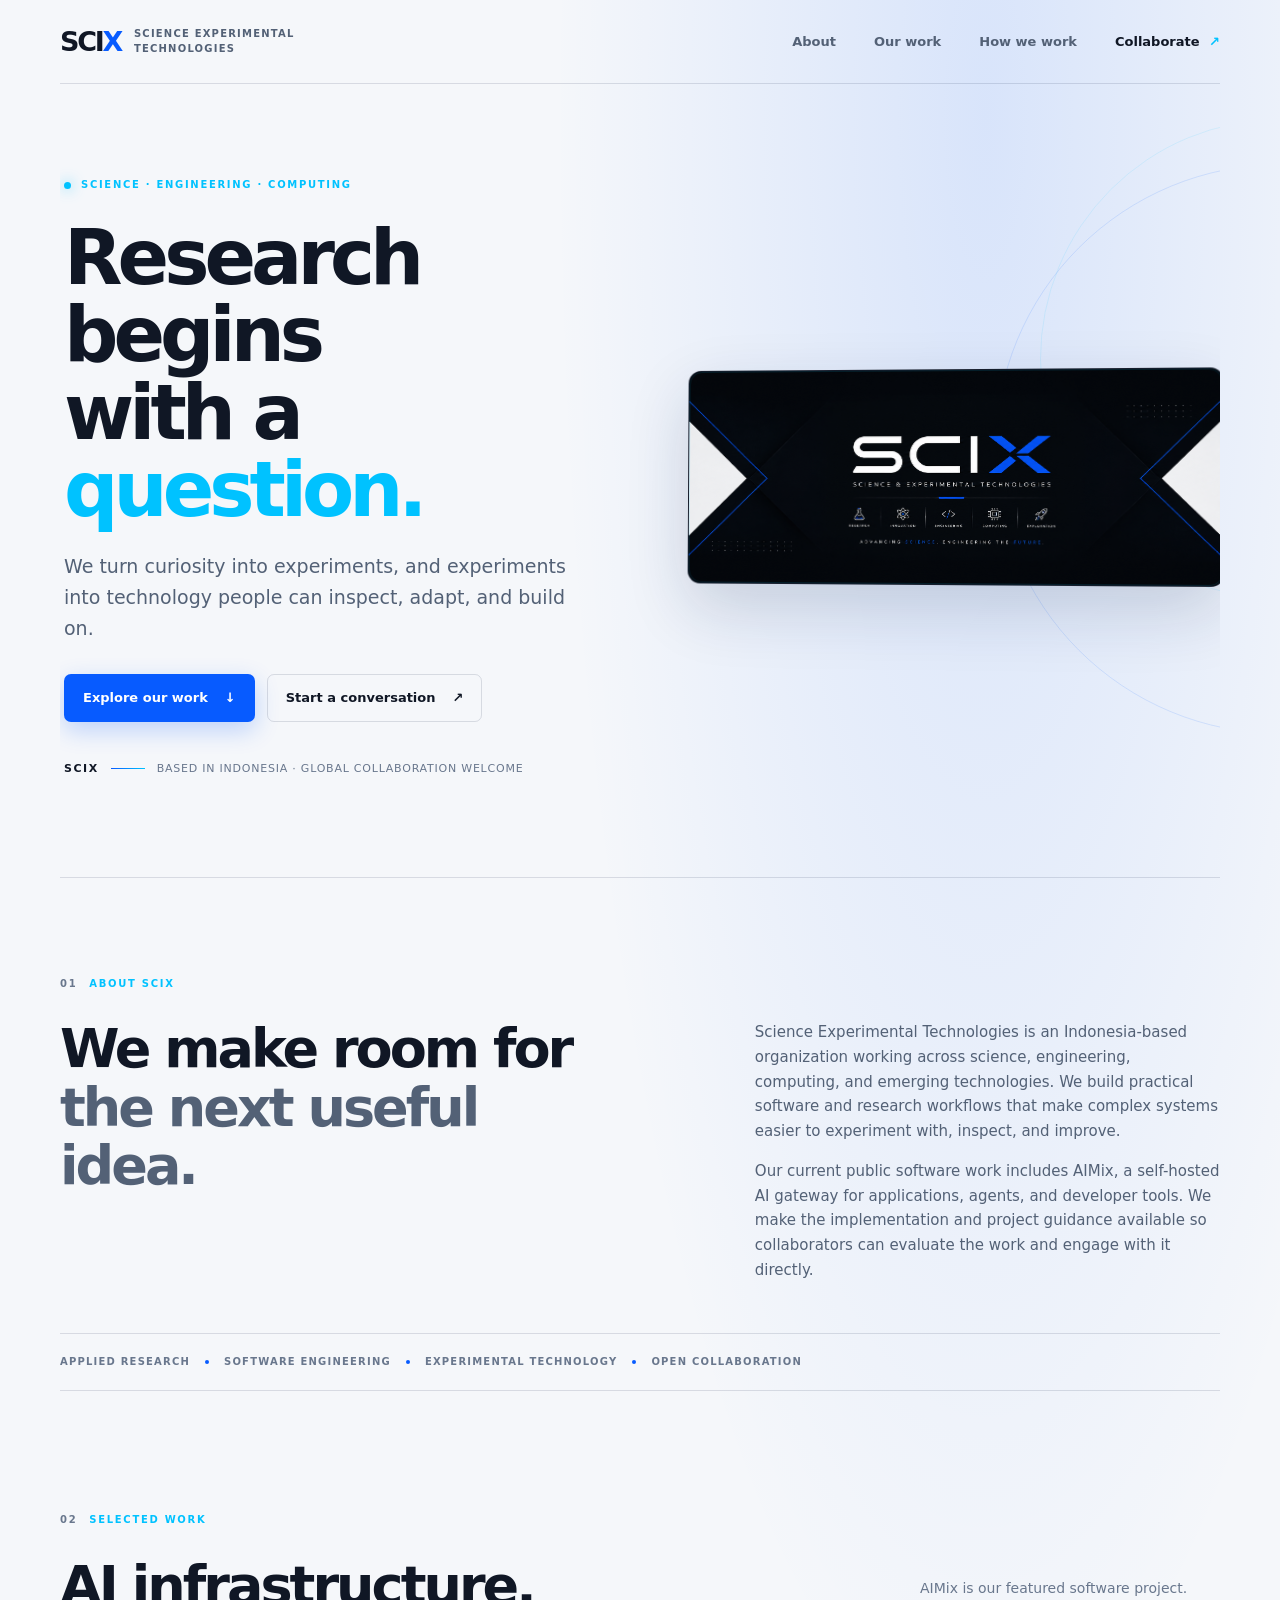
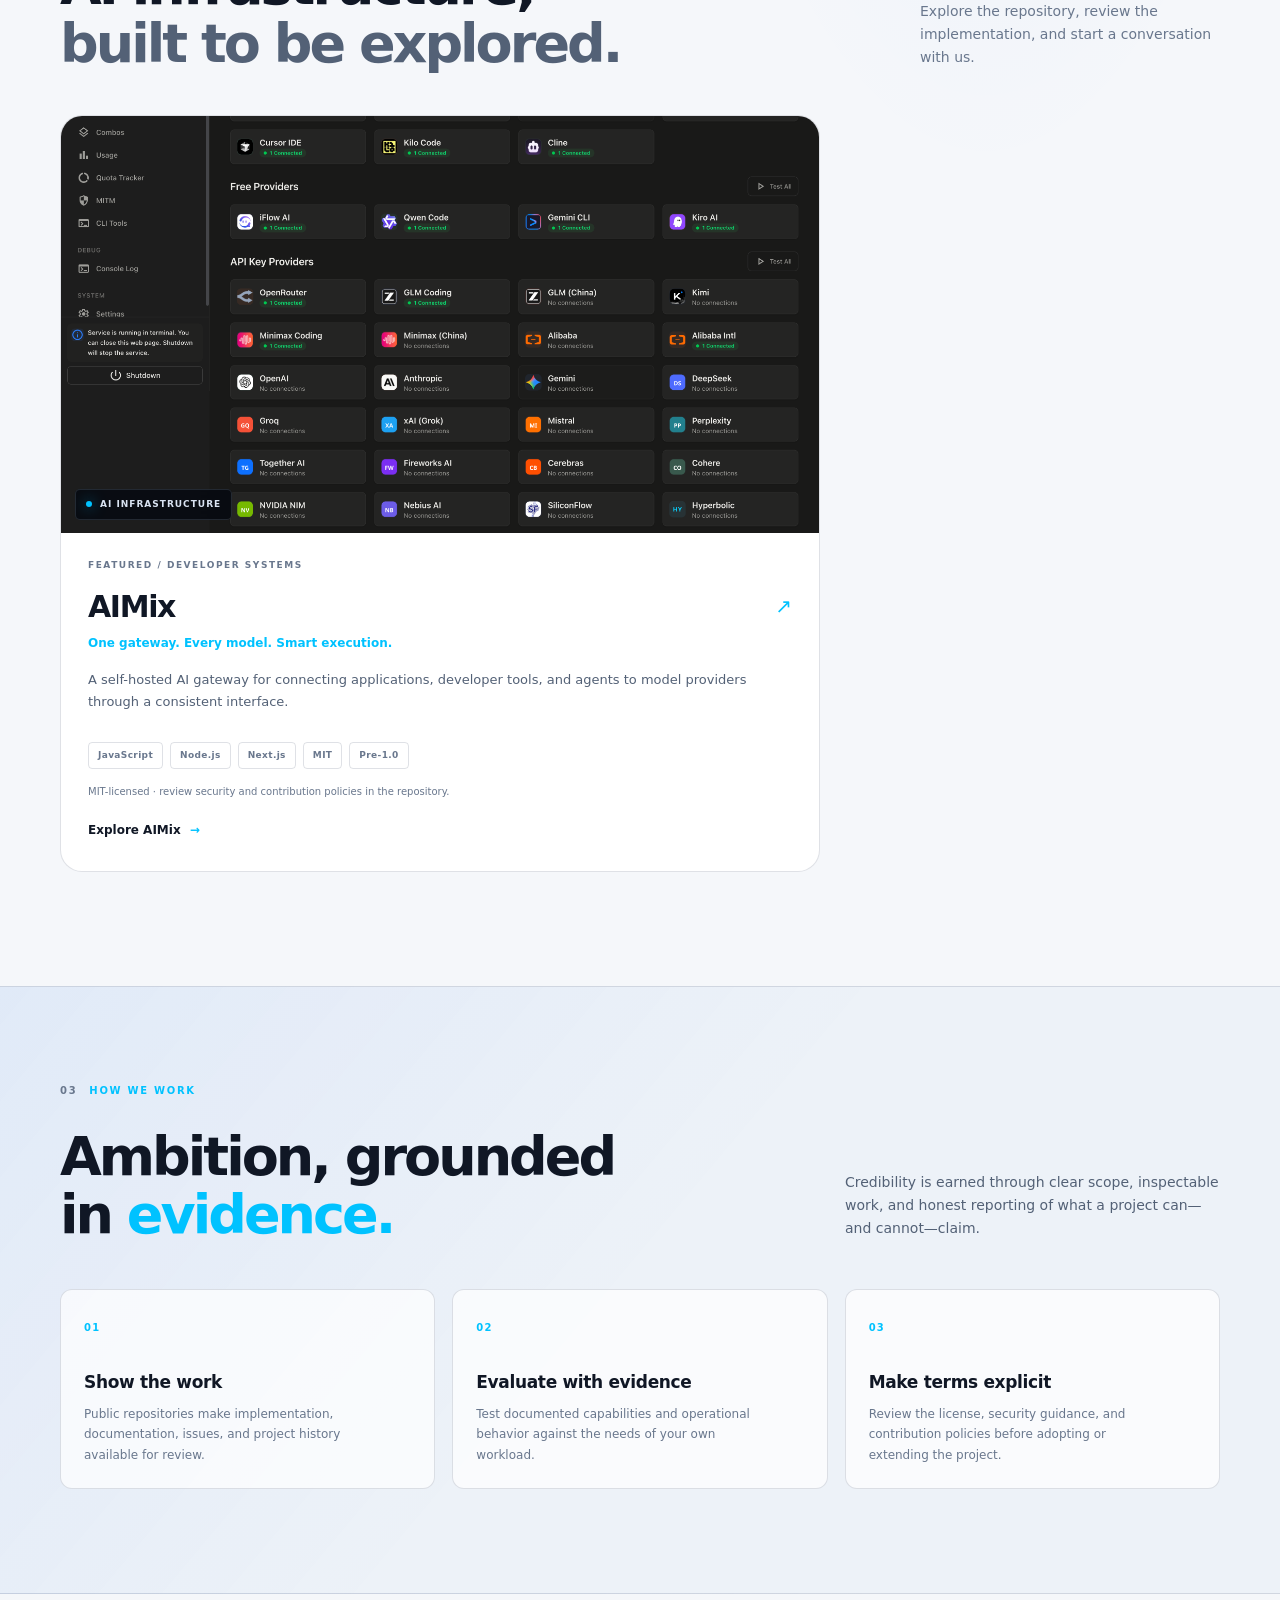
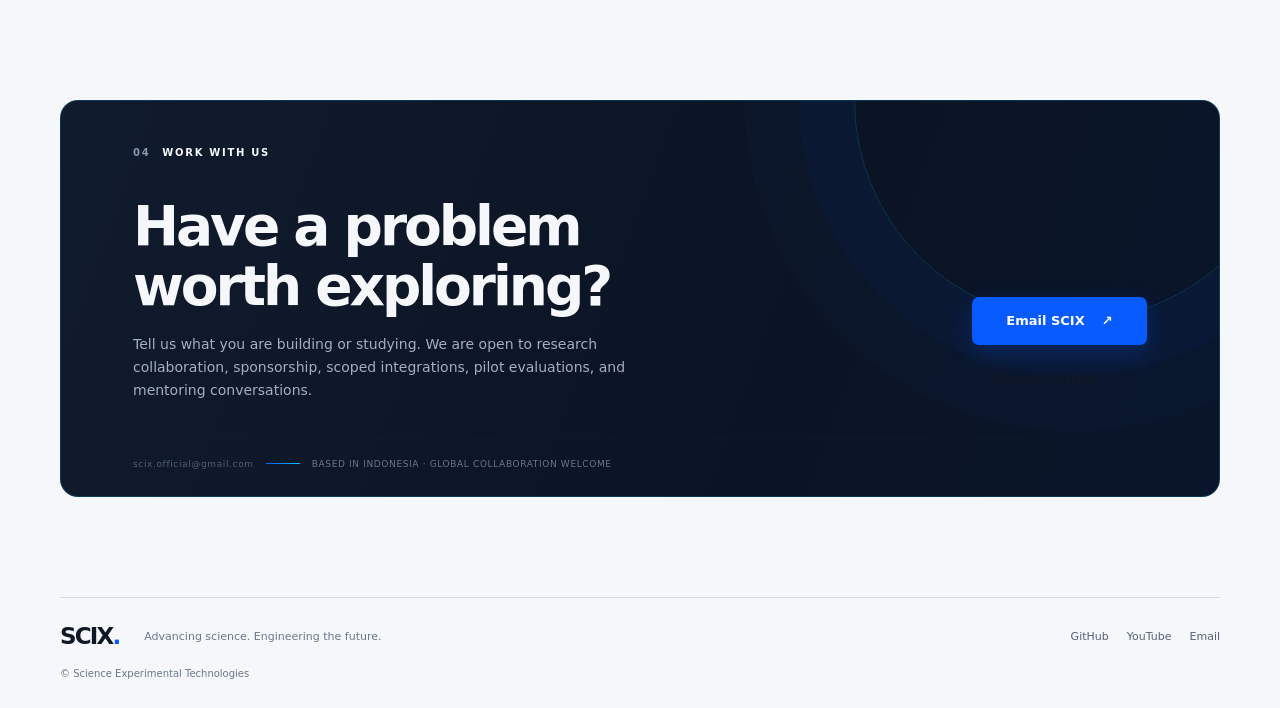
<file: site/index.html>
<!doctype html>
<html lang="en">
  <head>
    <meta charset="utf-8">
    <meta name="viewport" content="width=device-width, initial-scale=1">
    <meta name="theme-color" content="#080d18">
    <meta name="description" content="Science Experimental Technologies advances science, engineering, computing, and emerging technologies through research, experimentation, and open innovation.">
    <meta property="og:type" content="website">
    <meta property="og:title" content="Science Experimental Technologies — SCIX">
    <meta property="og:description" content="Research questions. Experimental technology. Engineering built to be explored.">
    <title>Science Experimental Technologies — SCIX</title>
    <link rel="icon" type="image/svg+xml" href="./assets/favicon.svg">
    <link rel="stylesheet" href="./styles.css">
  </head>
  <body>
    <a class="skip-link" href="#main">Skip to content</a>

    <header class="site-header">
      <a class="brand" href="#top" aria-label="Science Experimental Technologies home">
        <span class="brand-mark" aria-hidden="true">SCI<span>X</span></span>
        <span class="brand-name">Science Experimental<br>Technologies</span>
      </a>
      <nav class="main-nav" aria-label="Main navigation">
        <a href="#about">About</a>
        <a href="#work">Our work</a>
        <a href="#principles">How we work</a>
        <a class="nav-contact" href="#contact">Collaborate <span aria-hidden="true">↗</span></a>
      </nav>
    </header>

    <main id="main">
      <section class="hero" id="top" aria-labelledby="hero-title">
        <picture class="hero-art">
          <source media="(prefers-color-scheme: dark)" srcset="./assets/scix-banner-wide.png">
          <source media="(prefers-color-scheme: light)" srcset="./assets/scix-banner-centered.png">
          <img src="./assets/scix-banner-wide.png" alt="SCIX — Science & Experimental Technologies. Advancing science. Engineering the future." width="1983" height="793" fetchpriority="high">
        </picture>
        <div class="hero-copy">
          <p class="eyebrow"><span class="eyebrow-dot"></span> Science · Engineering · Computing</p>
          <h1 id="hero-title">Research begins<br>with a <span>question.</span></h1>
          <p class="hero-lede">We turn curiosity into experiments, and experiments into technology people can inspect, adapt, and build on.</p>
          <div class="hero-actions">
            <a class="button button-primary" href="#work">Explore our work <span aria-hidden="true">↓</span></a>
            <a class="button button-quiet" href="mailto:scix.official@gmail.com">Start a conversation <span aria-hidden="true">↗</span></a>
          </div>
          <div class="hero-context"><span>SCIX</span><span class="context-rule"></span><span>Based in Indonesia · Global collaboration welcome</span></div>
        </div>
        <div class="hero-orbit orbit-one" aria-hidden="true"></div>
        <div class="hero-orbit orbit-two" aria-hidden="true"></div>
      </section>

      <section class="intro section-wrap" id="about" aria-labelledby="about-title">
        <div class="section-label"><span>01</span> About SCIX</div>
        <div class="intro-content">
          <h2 id="about-title">We make room for<br><span>the next useful idea.</span></h2>
          <div class="intro-copy">
            <p>Science Experimental Technologies is an Indonesia-based organization working across science, engineering, computing, and emerging technologies. We build practical software and research workflows that make complex systems easier to experiment with, inspect, and improve.</p>
            <p>Our current public software work includes AIMix, a self-hosted AI gateway for applications, agents, and developer tools. We make the implementation and project guidance available so collaborators can evaluate the work and engage with it directly.</p>
          </div>
        </div>
        <div class="domain-strip" aria-label="Areas of work">
          <span>Applied research</span><i></i><span>Software engineering</span><i></i><span>Experimental technology</span><i></i><span>Open collaboration</span>
        </div>
      </section>

      <section class="work-section section-wrap" id="work" aria-labelledby="work-title">
        <div class="section-heading">
          <div>
            <div class="section-label"><span>02</span> Selected work</div>
            <h2 id="work-title">AI infrastructure,<br><span>built to be explored.</span></h2>
          </div>
          <p class="section-aside">AIMix is our featured software project. Explore the repository, review the implementation, and start a conversation with us.</p>
        </div>

        <div class="project-grid">
          <article class="project-card project-ai">
            <a class="project-image" href="https://github.com/Science-Experimental-Technologies/AIMix" aria-label="Explore the AIMix repository">
              <img src="./assets/aimix-dashboard.png" alt="AIMix provider management dashboard" width="1400" height="900" loading="lazy">
              <span class="image-label"><span class="live-dot"></span> AI infrastructure</span>
            </a>
            <div class="project-body">
              <div class="project-kicker">Featured / Developer systems</div>
              <div class="project-title-row"><h3>AIMix</h3><span class="project-arrow" aria-hidden="true">↗</span></div>
              <p class="project-tagline">One gateway. Every model. Smart execution.</p>
              <p class="project-description">A self-hosted AI gateway for connecting applications, developer tools, and agents to model providers through a consistent interface.</p>
              <div class="tag-list"><span>JavaScript</span><span>Node.js</span><span>Next.js</span><span>MIT</span><span>Pre-1.0</span></div>
              <p class="license-note">MIT-licensed · review security and contribution policies in the repository.</p>
              <a class="text-link" href="https://github.com/Science-Experimental-Technologies/AIMix">Explore AIMix <span aria-hidden="true">→</span></a>
            </div>
          </article>
        </div>
      </section>

      <section class="principles-section" id="principles" aria-labelledby="principles-title">
        <div class="section-wrap">
          <div class="section-label"><span>03</span> How we work</div>
          <div class="principles-heading">
            <h2 id="principles-title">Ambition, grounded<br>in <span>evidence.</span></h2>
            <p>Credibility is earned through clear scope, inspectable work, and honest reporting of what a project can—and cannot—claim.</p>
          </div>
          <div class="principle-grid">
            <article class="principle-card">
              <span class="principle-number">01</span>
              <h3>Show the work</h3>
              <p>Public repositories make implementation, documentation, issues, and project history available for review.</p>
            </article>
            <article class="principle-card">
              <span class="principle-number">02</span>
              <h3>Evaluate with evidence</h3>
              <p>Test documented capabilities and operational behavior against the needs of your own workload.</p>
            </article>
            <article class="principle-card">
              <span class="principle-number">03</span>
              <h3>Make terms explicit</h3>
              <p>Review the license, security guidance, and contribution policies before adopting or extending the project.</p>
            </article>
          </div>
        </div>
      </section>

      <section class="collaborate-section section-wrap" id="contact" aria-labelledby="contact-title">
        <div class="collab-panel">
          <div class="collab-glow" aria-hidden="true"></div>
          <div class="section-label"><span>04</span> Work with us</div>
          <div class="collab-content">
            <div>
              <h2 id="contact-title">Have a problem<br>worth exploring?</h2>
              <p>Tell us what you are building or studying. We are open to research collaboration, sponsorship, scoped integrations, pilot evaluations, and mentoring conversations.</p>
            </div>
            <div class="collab-actions">
              <a class="button button-primary" href="mailto:scix.official@gmail.com?subject=SCIX%20collaboration">Email SCIX <span aria-hidden="true">↗</span></a>
              <a class="button button-outline" href="https://github.com/Science-Experimental-Technologies">Browse GitHub <span aria-hidden="true">↗</span></a>
            </div>
          </div>
          <div class="collab-footer"><span>scix.official@gmail.com</span><span class="context-rule"></span><span>Based in Indonesia · Global collaboration welcome</span></div>
        </div>
      </section>
    </main>

    <footer class="site-footer">
      <a class="footer-brand" href="#top">SCIX<span>.</span></a>
      <p>Advancing science. Engineering the future.</p>
      <div class="footer-links">
        <a href="https://github.com/Science-Experimental-Technologies">GitHub</a>
        <a href="https://www.youtube.com/@ScExTe">YouTube</a>
        <a href="mailto:scix.official@gmail.com">Email</a>
      </div>
      <small>© Science Experimental Technologies</small>
    </footer>
  </body>
</html>
</file>
<file: site/styles.css>
@charset "utf-8";

:root {
  color-scheme: dark;
  --page: #080d18;
  --page-deep: #05080f;
  --surface: #0d1422;
  --surface-raised: #111b2c;
  --surface-soft: #0a111d;
  --ink: #f5f7fa;
  --muted: #a3afc2;
  --quiet: #74839b;
  --line: rgba(157, 177, 208, .15);
  --blue: #075bff;
  --cyan: #00c2ff;
  --max: 1160px;
  --radius: 22px;
  --shadow: 0 26px 80px rgba(0, 0, 0, .28);
}

* { box-sizing: border-box; }
html { scroll-behavior: smooth; scroll-padding-top: 88px; }
body {
  margin: 0;
  background:
    radial-gradient(ellipse at 77% 3%, rgba(7, 91, 255, .12), transparent 27rem),
    var(--page);
  color: var(--ink);
  font-family: Inter, ui-sans-serif, system-ui, -apple-system, BlinkMacSystemFont, "Segoe UI", sans-serif;
  font-size: 16px;
  line-height: 1.65;
  text-rendering: optimizeLegibility;
  -webkit-font-smoothing: antialiased;
}

a { color: inherit; text-decoration: none; }
a:hover { color: var(--cyan); }
img { display: block; max-width: 100%; }
::selection { background: rgba(7, 91, 255, .45); color: white; }
:focus-visible { outline: 3px solid var(--cyan); outline-offset: 4px; border-radius: 4px; }

.skip-link {
  position: fixed; z-index: 20; top: 12px; left: 12px;
  padding: 10px 14px; border-radius: 8px;
  background: var(--ink); color: var(--page); transform: translateY(-160%);
}
.skip-link:focus { transform: translateY(0); }

.site-header {
  width: min(var(--max), calc(100% - 56px));
  min-height: 84px; margin: 0 auto;
  display: flex; align-items: center; justify-content: space-between; gap: 28px;
  border-bottom: 1px solid var(--line);
}
.brand { display: inline-flex; align-items: center; gap: 13px; flex-shrink: 0; }
.brand-mark { font-size: 27px; font-weight: 820; letter-spacing: -.085em; line-height: 1; }
.brand-mark span { color: var(--blue); }
.brand-name { color: var(--muted); font-size: 10px; font-weight: 650; letter-spacing: .12em; line-height: 1.45; text-transform: uppercase; }
.main-nav { display: flex; align-items: center; gap: clamp(18px, 3vw, 38px); color: var(--muted); font-size: 13px; font-weight: 570; }
.main-nav a { transition: color .18s ease; }
.main-nav .nav-contact { color: var(--ink); }
.nav-contact span { margin-left: 5px; color: var(--cyan); }

.hero {
  position: relative; isolation: isolate; overflow: hidden;
  width: min(var(--max), calc(100% - 56px)); min-height: 580px; margin: 0 auto;
  display: grid; grid-template-areas: "copy art"; grid-template-columns: minmax(0, 1.05fr) minmax(390px, .95fr);
  align-items: center; gap: 30px; padding: 68px 0 74px;
}
.hero-copy { grid-area: copy; position: relative; z-index: 2; padding: 25px 0 25px 4px; }
.eyebrow, .section-label, .project-kicker {
  color: var(--cyan); font-size: 10px; font-weight: 730; letter-spacing: .17em; text-transform: uppercase;
}
.eyebrow { display: flex; align-items: center; gap: 10px; margin: 0 0 25px; }
.eyebrow-dot, .live-dot { width: 7px; height: 7px; border-radius: 50%; background: var(--cyan); box-shadow: 0 0 14px rgba(0, 194, 255, .75); }
h1, h2, h3, p { margin-top: 0; }
h1, h2, h3 { text-wrap: balance; }
h1 { max-width: 700px; margin-bottom: 22px; font-size: clamp(44px, 6vw, 76px); font-weight: 660; letter-spacing: -.065em; line-height: 1.02; }
h1 span, h2 span { color: var(--cyan); }
.hero-lede { max-width: 520px; margin-bottom: 29px; color: var(--muted); font-size: clamp(16px, 1.65vw, 19px); line-height: 1.65; }
.hero-actions { display: flex; align-items: center; flex-wrap: wrap; gap: 12px; }
.button { min-height: 48px; display: inline-flex; align-items: center; justify-content: center; gap: 17px; padding: 0 18px; border: 1px solid transparent; border-radius: 7px; font-size: 13px; font-weight: 680; transition: transform .18s ease, border-color .18s ease, background .18s ease; }
.button:hover { color: white; transform: translateY(-2px); }
.button-primary { background: var(--blue); color: white; box-shadow: 0 8px 24px rgba(7, 91, 255, .24); }
.button-primary:hover { background: #176aff; }
.button-quiet { border-color: var(--line); color: var(--ink); }
.button-quiet:hover, .button-outline:hover { border-color: rgba(0, 194, 255, .6); }
.hero-context, .collab-footer { display: flex; align-items: center; gap: 12px; margin-top: 38px; color: var(--quiet); font-size: 11px; letter-spacing: .07em; text-transform: uppercase; }
.hero-context > span:first-child { color: var(--ink); font-weight: 780; letter-spacing: .14em; }
.context-rule { width: 34px; height: 1px; background: linear-gradient(90deg, var(--blue), var(--cyan)); }
.hero-art { grid-area: art; position: relative; z-index: 1; display: block; width: 100%; overflow: hidden; border: 1px solid rgba(117, 152, 208, .16); border-radius: 13px; background: #03060c; box-shadow: var(--shadow); transform: perspective(1100px) rotateY(-4deg) rotateX(1deg); }
.hero-art::after { position: absolute; inset: 0; border: 1px solid rgba(0, 194, 255, .12); border-radius: inherit; content: ""; pointer-events: none; }
.hero-art img { width: 100%; height: auto; }
.hero-orbit { position: absolute; z-index: -1; width: 480px; height: 480px; border: 1px solid rgba(0, 194, 255, .1); border-radius: 50%; pointer-events: none; }
.orbit-one { top: 35px; right: -300px; }
.orbit-two { top: 80px; right: -345px; width: 570px; height: 570px; border-color: rgba(7, 91, 255, .12); }

.section-wrap { width: min(var(--max), calc(100% - 56px)); margin-right: auto; margin-left: auto; }
.intro { padding-top: 98px; padding-bottom: 96px; border-top: 1px solid var(--line); }
.section-label { display: flex; align-items: center; gap: 12px; margin-bottom: 28px; }
.section-label span { color: var(--quiet); font-variant-numeric: tabular-nums; }
.intro-content { display: grid; grid-template-columns: 1fr .82fr; gap: 11%; align-items: start; }
h2 { margin-bottom: 0; font-size: clamp(34px, 4.4vw, 54px); font-weight: 630; letter-spacing: -.055em; line-height: 1.08; }
.intro-content h2 span { color: var(--muted); }
.intro-copy { max-width: 500px; color: var(--muted); font-size: 15px; }
.intro-copy p:last-child { margin-bottom: 0; }
.domain-strip { display: flex; align-items: center; flex-wrap: wrap; gap: 15px; margin-top: 50px; padding: 20px 0; border-top: 1px solid var(--line); border-bottom: 1px solid var(--line); color: var(--quiet); font-size: 10px; font-weight: 650; letter-spacing: .12em; text-transform: uppercase; }
.domain-strip i { width: 4px; height: 4px; border-radius: 50%; background: var(--blue); }

.work-section { padding-top: 25px; padding-bottom: 114px; }
.section-heading { display: flex; align-items: end; justify-content: space-between; gap: 38px; margin-bottom: 42px; }
.section-heading h2 span { color: var(--muted); }
.section-aside { max-width: 300px; margin: 0 0 4px; color: var(--quiet); font-size: 14px; }
.project-grid { display: grid; grid-template-columns: minmax(0, 760px); gap: 22px; }
.project-card { overflow: hidden; border: 1px solid var(--line); border-radius: var(--radius); background: linear-gradient(145deg, var(--surface-raised), var(--surface)); transition: transform .22s ease, border-color .22s ease; }
.project-card:hover { transform: translateY(-4px); border-color: rgba(0, 194, 255, .32); }
.project-image { position: relative; display: block; overflow: hidden; aspect-ratio: 1.82; background: #05080e; }
.project-image > img { width: 100%; height: 100%; object-fit: cover; transition: transform .5s ease; }
.project-card:hover .project-image > img { transform: scale(1.025); }
.image-label { position: absolute; bottom: 13px; left: 14px; display: inline-flex; align-items: center; gap: 8px; padding: 7px 10px; border: 1px solid rgba(200, 218, 245, .14); border-radius: 5px; background: rgba(5, 9, 16, .82); color: #d9e3f1; font-size: 9px; font-weight: 700; letter-spacing: .11em; text-transform: uppercase; backdrop-filter: blur(8px); }
.live-dot { width: 6px; height: 6px; }
.project-body { padding: 25px 27px 29px; }
.project-kicker { color: var(--quiet); font-size: 9px; }
.project-title-row { display: flex; align-items: center; justify-content: space-between; margin-top: 9px; }
.project-title-row h3 { margin-bottom: 0; font-size: 30px; font-weight: 630; letter-spacing: -.045em; }
.project-arrow { color: var(--cyan); font-size: 20px; }
.project-tagline { margin: 3px 0 15px; color: var(--cyan); font-size: 12px; font-weight: 660; }
.project-description { min-height: 54px; margin-bottom: 19px; color: var(--muted); font-size: 13px; line-height: 1.7; }
.tag-list { display: flex; flex-wrap: wrap; gap: 7px; margin-bottom: 22px; }
.tag-list span { padding: 5px 9px; border: 1px solid var(--line); border-radius: 4px; color: var(--quiet); font-size: 9px; font-weight: 660; letter-spacing: .04em; }
.license-note { margin: -7px 0 16px; color: var(--quiet); font-size: 10px; line-height: 1.6; }
.license-note a { color: var(--muted); text-decoration: underline; text-decoration-color: rgba(0, 194, 255, .45); text-underline-offset: 3px; }
.text-link { display: inline-flex; align-items: center; gap: 9px; color: var(--ink); font-size: 12px; font-weight: 700; }
.text-link span { color: var(--cyan); transition: transform .18s ease; }
.text-link:hover span { transform: translateX(4px); }

.principles-section { padding: 96px 0 104px; border-top: 1px solid var(--line); border-bottom: 1px solid var(--line); background: linear-gradient(130deg, rgba(7, 91, 255, .055), transparent 50%), var(--surface-soft); }
.principles-heading { display: flex; align-items: end; justify-content: space-between; gap: 36px; }
.principles-heading h2 span { color: var(--cyan); }
.principles-heading > p { max-width: 375px; margin: 0 0 4px; color: var(--muted); font-size: 14px; }
.principle-grid { display: grid; grid-template-columns: repeat(3, 1fr); gap: 17px; margin-top: 45px; }
.principle-card { min-height: 190px; padding: 23px; border: 1px solid var(--line); border-radius: 12px; background: rgba(12, 20, 33, .55); }
.principle-number { color: var(--cyan); font-size: 10px; font-weight: 730; letter-spacing: .12em; }
.principle-card h3 { margin: 28px 0 8px; font-size: 17px; font-weight: 650; letter-spacing: -.02em; }
.principle-card p { max-width: 300px; margin-bottom: 0; color: var(--quiet); font-size: 12px; line-height: 1.7; }

.collaborate-section { padding-top: 106px; padding-bottom: 100px; }
.collab-panel { position: relative; isolation: isolate; overflow: hidden; padding: 44px clamp(24px, 6vw, 72px) 25px; border: 1px solid rgba(0, 194, 255, .2); border-radius: 18px; background: linear-gradient(110deg, #0c1524, #0a1120 62%, #09152a); }
.collab-glow { position: absolute; z-index: -1; top: -220px; right: -75px; width: 440px; height: 440px; border: 1px solid rgba(0, 194, 255, .2); border-radius: 50%; box-shadow: 0 0 0 55px rgba(7, 91, 255, .035), 0 0 0 110px rgba(7, 91, 255, .025); }
.collab-content { display: flex; align-items: end; justify-content: space-between; gap: 50px; padding: 8px 0 36px; }
.collab-content h2 { margin-bottom: 17px; font-size: clamp(35px, 4.4vw, 55px); }
.collab-content p { max-width: 560px; margin-bottom: 0; color: var(--muted); font-size: 14px; }
.collab-actions { display: flex; flex-shrink: 0; flex-direction: column; gap: 10px; }
.button-outline { border-color: var(--line); color: var(--ink); }
.collab-footer { margin-top: 0; padding-top: 17px; border-top: 1px solid var(--line); font-size: 9px; }
.collab-footer > span:first-child { color: var(--muted); text-transform: none; }

.site-footer { width: min(var(--max), calc(100% - 56px)); min-height: 110px; margin: 0 auto; display: grid; grid-template-columns: auto 1fr auto; align-items: center; gap: 10px 25px; padding: 20px 0 25px; border-top: 1px solid var(--line); }
.footer-brand { font-size: 23px; font-weight: 820; letter-spacing: -.08em; }
.footer-brand span { color: var(--blue); }
.site-footer p { margin: 0; color: var(--quiet); font-size: 11px; }
.footer-links { display: flex; gap: 18px; color: var(--muted); font-size: 11px; }
.site-footer small { grid-column: 1 / -1; color: var(--quiet); font-size: 10px; }
.not-found { min-height: 100svh; width: min(700px, calc(100% - 48px)); margin: 0 auto; display: flex; flex-direction: column; align-items: flex-start; justify-content: center; }
.not-found .footer-brand { margin-bottom: 48px; }
.not-found h1 { margin-bottom: 18px; }
.not-found .hero-lede { margin-bottom: 25px; }

@media (prefers-color-scheme: light) {
  :root {
    color-scheme: light;
    --page: #f5f7fa;
    --page-deep: #eef2f7;
    --surface: #ffffff;
    --surface-raised: #ffffff;
    --surface-soft: #edf2f8;
    --ink: #101725;
    --muted: #536176;
    --quiet: #69778d;
    --line: rgba(28, 48, 78, .14);
    --shadow: 0 24px 65px rgba(21, 40, 72, .16);
  }
  .principle-card { background: rgba(255, 255, 255, .7); }
  .collab-panel { background: linear-gradient(110deg, #101b2d, #0b1424 62%, #09152a); color: #f5f7fa; }
  .collab-panel .section-label, .collab-panel h2 { color: #f5f7fa; }
  .collab-panel .section-label span { color: #8798b1; }
  .collab-panel .collab-content p { color: #a3afc2; }
}

@media (max-width: 850px) {
  .hero { min-height: 0; grid-template-areas: "copy" "art"; grid-template-columns: 1fr; padding-top: 56px; }
  .hero-copy { max-width: 720px; }
  .hero-art { width: min(100%, 720px); margin: 0 auto; transform: none; }
  .hero-orbit { top: 330px; right: -380px; }
  .intro-content { grid-template-columns: 1fr; gap: 24px; }
  .intro-copy { max-width: 670px; }
  .section-heading, .principles-heading { align-items: start; flex-direction: column; gap: 20px; }
  .section-aside, .principles-heading > p { max-width: 520px; }
  .collab-content { align-items: start; flex-direction: column; gap: 28px; }
  .collab-actions { flex-direction: row; flex-wrap: wrap; }
}

@media (max-width: 620px) {
  html { scroll-padding-top: 20px; }
  .site-header, .section-wrap, .hero, .site-footer { width: min(100% - 36px, var(--max)); }
  .site-header { min-height: 72px; align-items: center; flex-wrap: wrap; gap: 0; padding: 13px 0 10px; }
  .brand-mark { font-size: 24px; }
  .brand-name { font-size: 8px; }
  .main-nav { width: 100%; justify-content: space-between; gap: 10px; padding-top: 12px; font-size: 11px; }
  .hero { gap: 18px; padding-top: 38px; padding-bottom: 57px; }
  .hero-copy { padding-left: 0; }
  .eyebrow { margin-bottom: 19px; font-size: 9px; }
  h1 { font-size: clamp(43px, 13vw, 61px); }
  .hero-lede { font-size: 15px; }
  .button { min-height: 45px; padding: 0 13px; font-size: 11px; }
  .hero-context { margin-top: 27px; font-size: 9px; }
  .intro { padding-top: 68px; padding-bottom: 69px; }
  h2 { font-size: clamp(33px, 10vw, 46px); }
  .domain-strip { gap: 10px; margin-top: 30px; font-size: 8px; letter-spacing: .08em; }
  .work-section { padding-top: 8px; padding-bottom: 72px; }
  .section-heading { margin-bottom: 27px; }
  .project-grid { grid-template-columns: 1fr; gap: 15px; }
  .project-image { aspect-ratio: 1.72; }
  .project-body { padding: 22px 20px 24px; }
  .project-description { min-height: 0; }
  .principles-section { padding: 70px 0 73px; }
  .principle-grid { grid-template-columns: 1fr; gap: 10px; margin-top: 27px; }
  .principle-card { min-height: 0; padding: 20px; }
  .principle-card h3 { margin-top: 16px; }
  .collaborate-section { padding-top: 69px; padding-bottom: 63px; }
  .collab-panel { padding: 29px 20px 18px; }
  .collab-content { padding-top: 3px; padding-bottom: 25px; }
  .collab-actions { align-items: stretch; flex-direction: column; width: 100%; }
  .collab-actions .button { justify-content: space-between; }
  .collab-footer { flex-wrap: wrap; gap: 8px; font-size: 8px; }
  .site-footer { grid-template-columns: auto 1fr; padding-top: 22px; }
  .footer-links { grid-column: 1 / -1; grid-row: 2; }
  .site-footer small { grid-row: 3; }
}

@media (prefers-reduced-motion: reduce) {
  *, *::before, *::after { scroll-behavior: auto !important; transition-duration: .01ms !important; animation-duration: .01ms !important; animation-iteration-count: 1 !important; }
}
</file>
